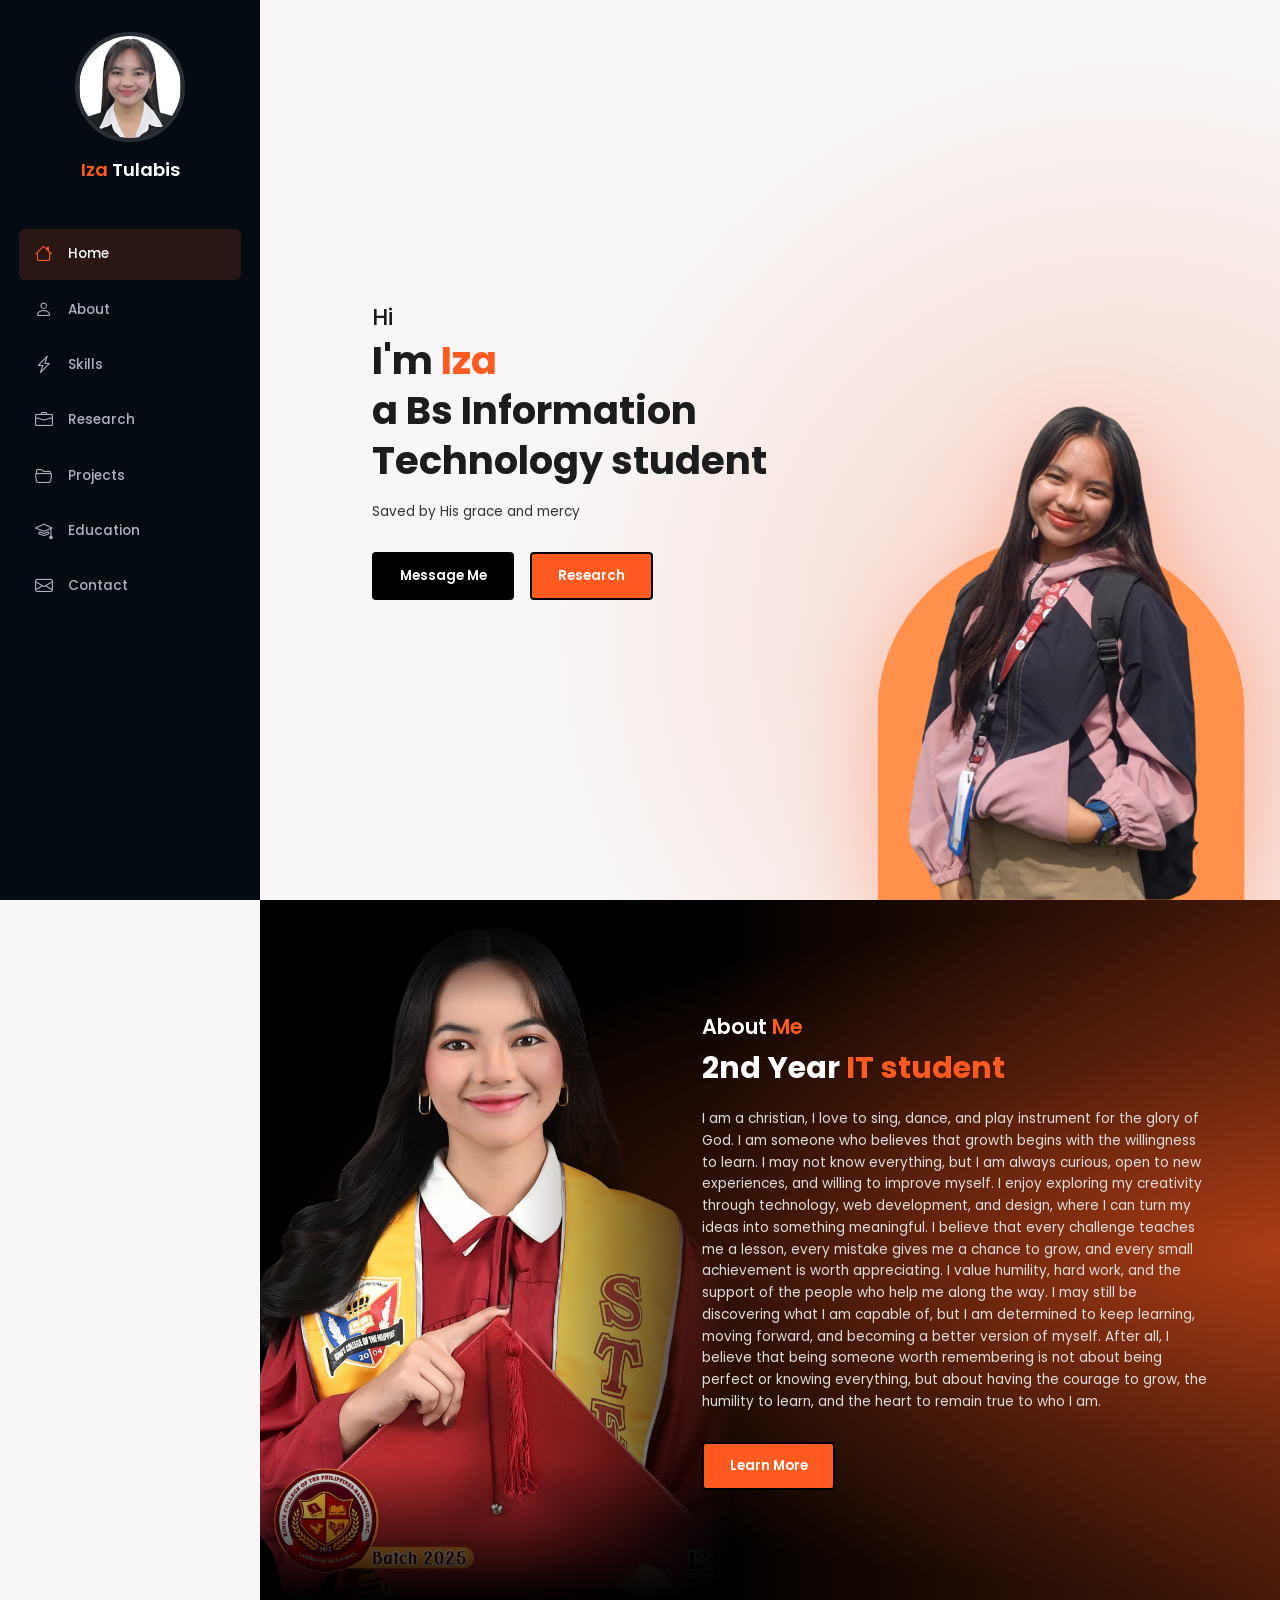
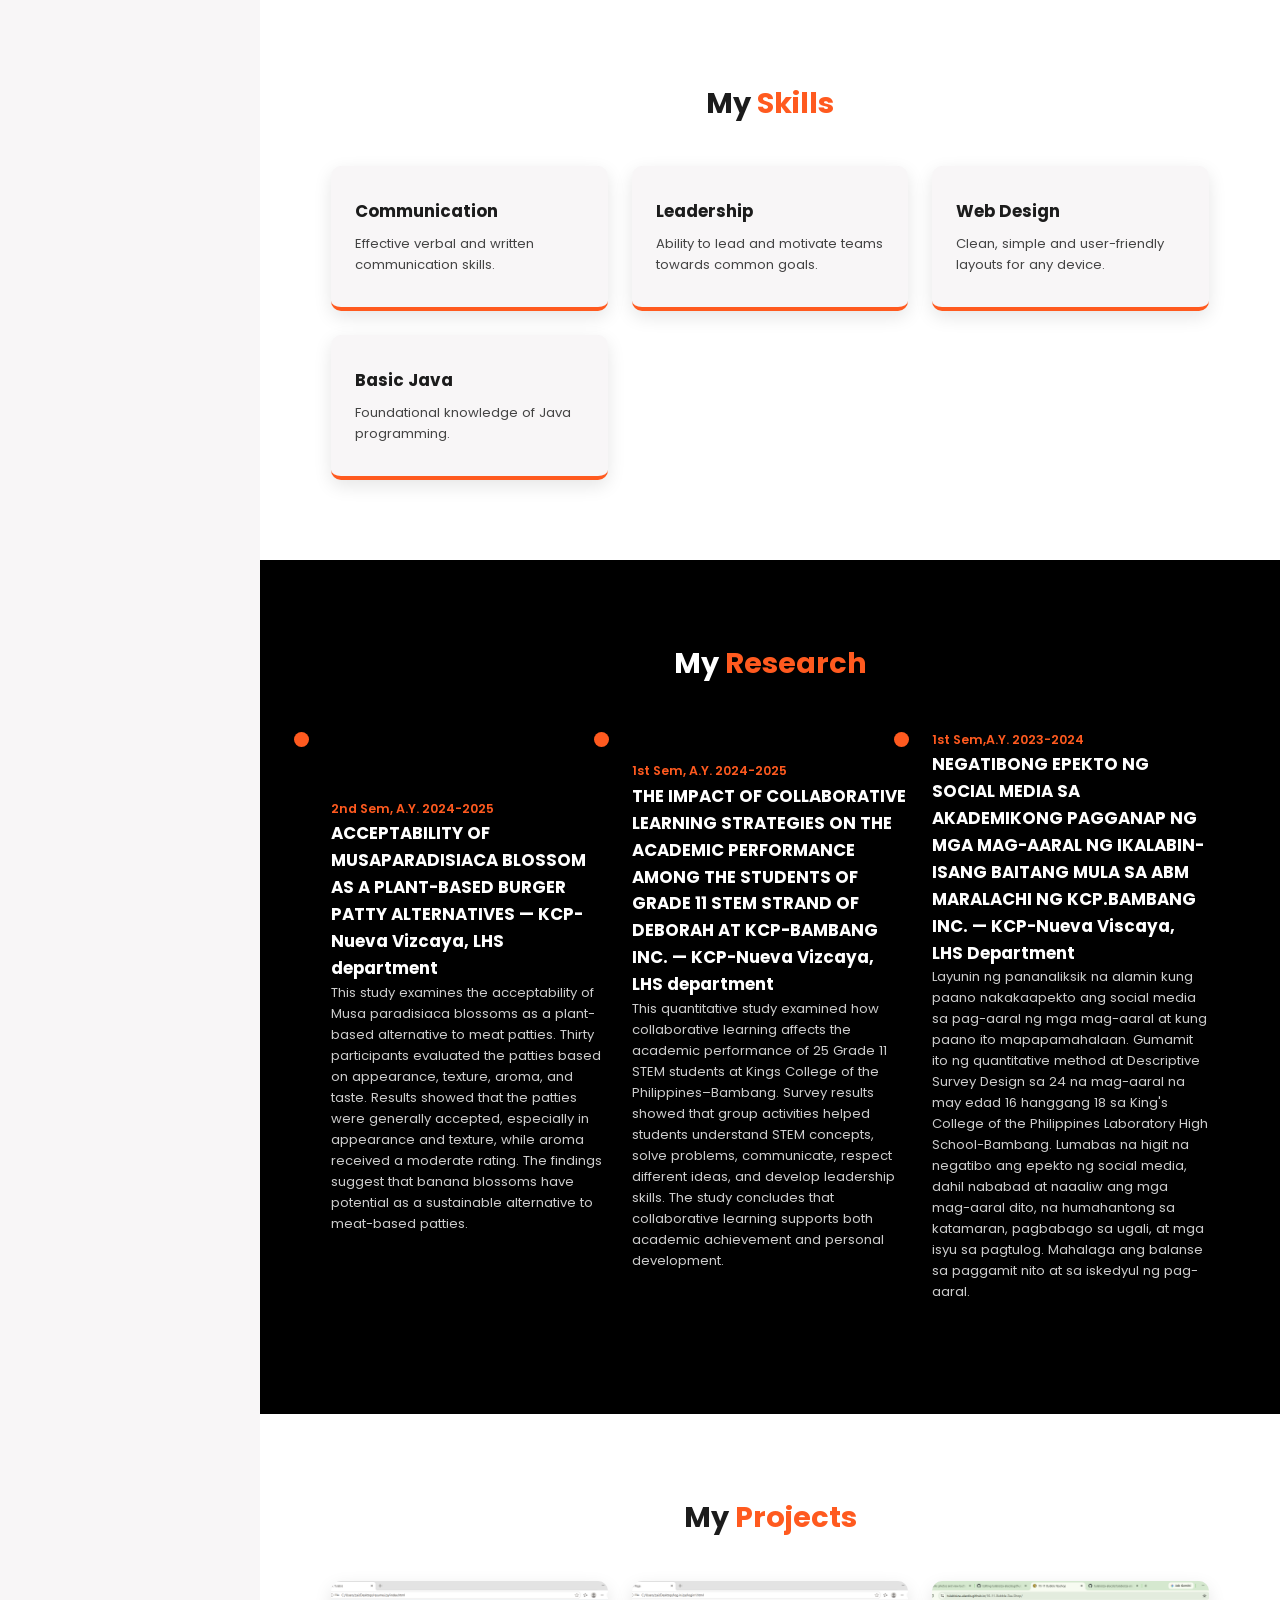
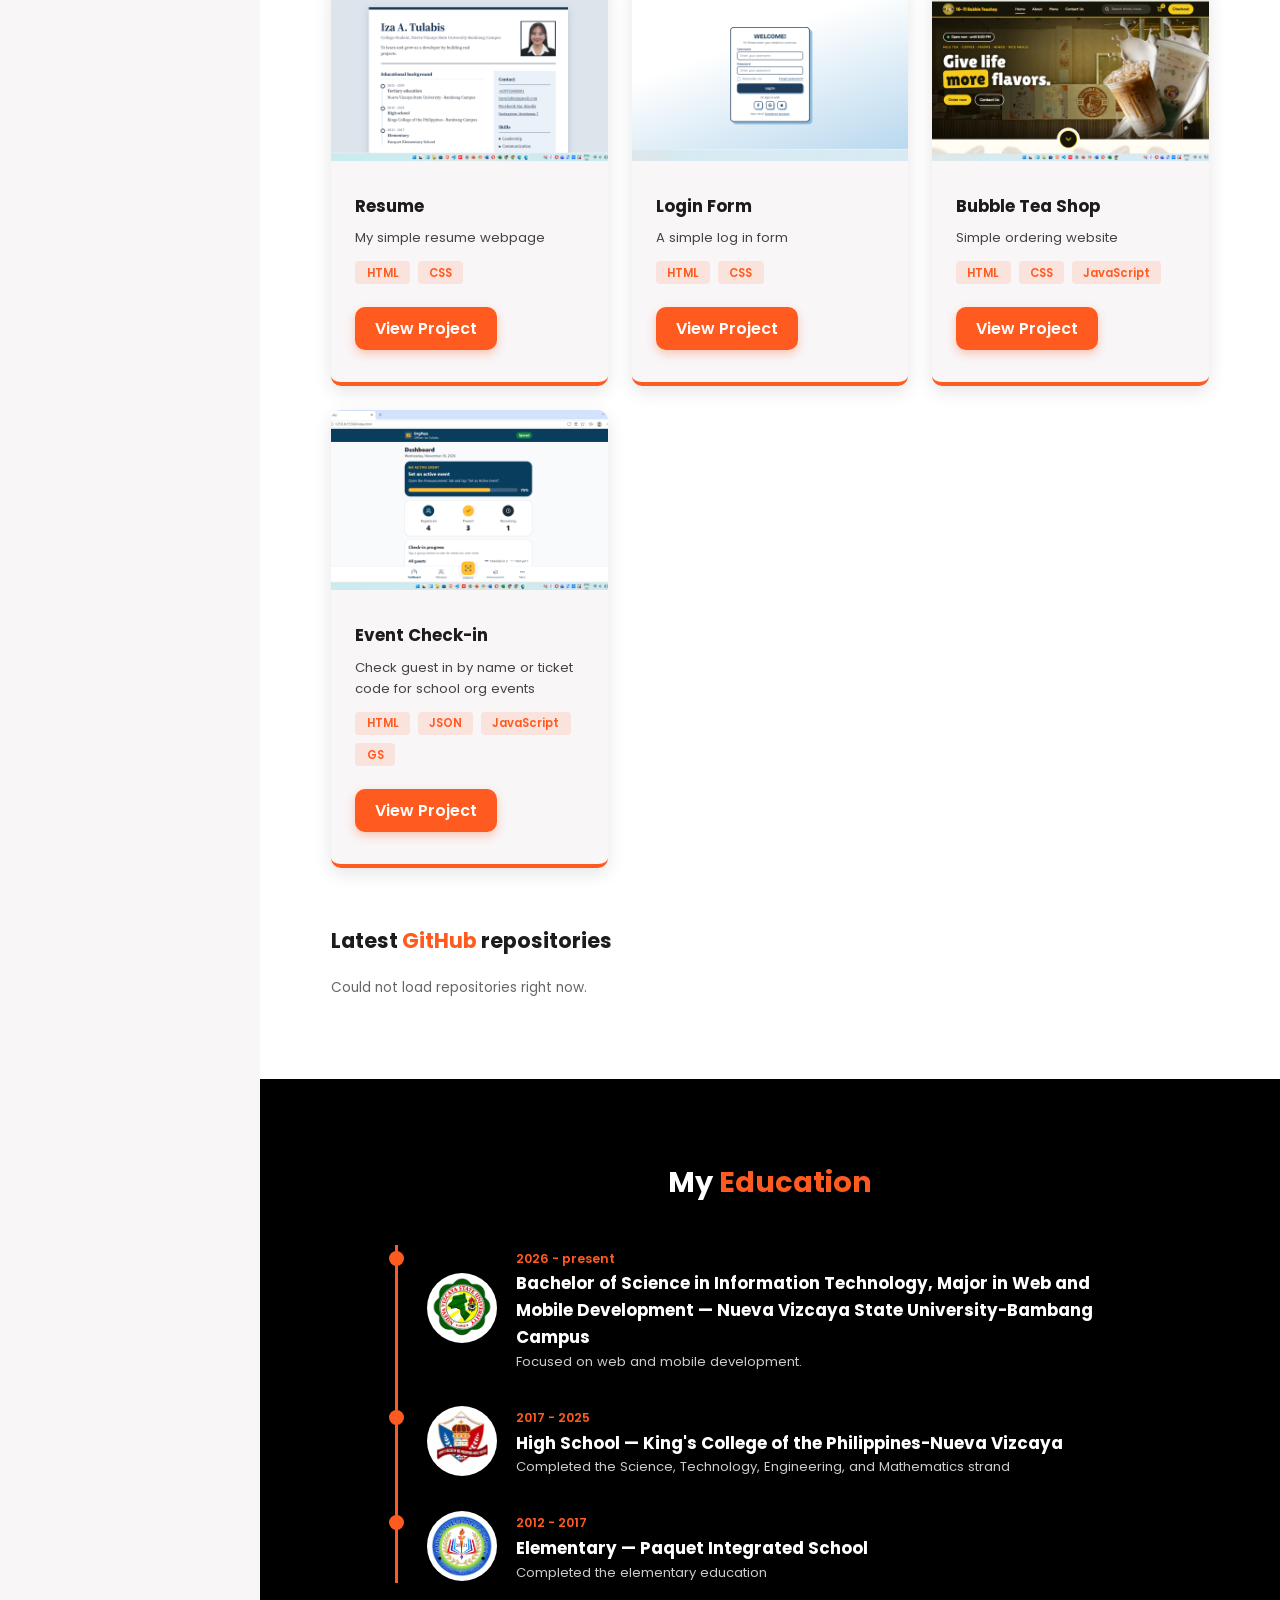
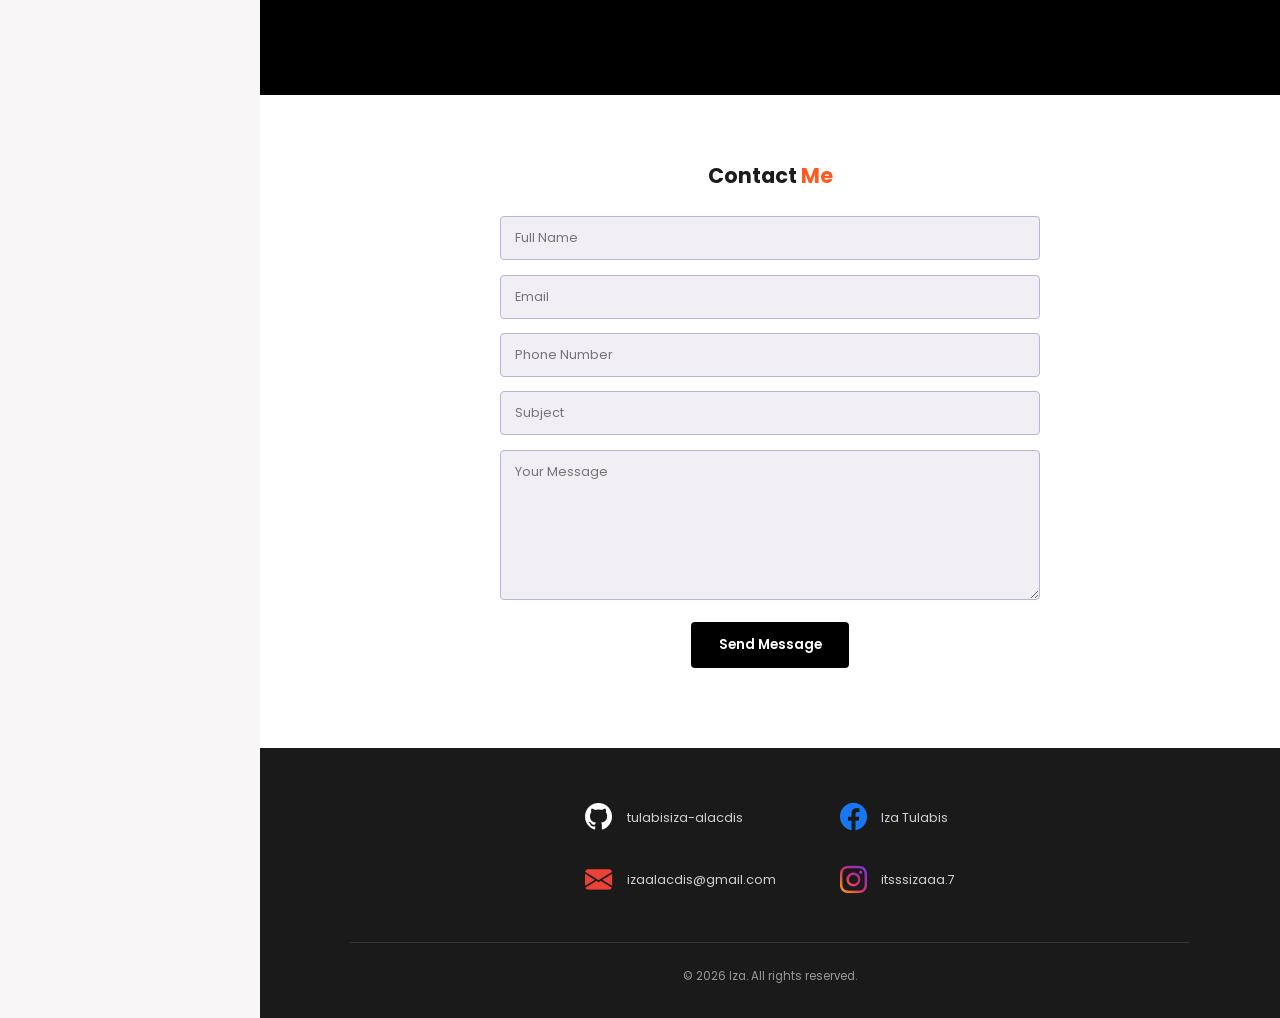
<file: index.html>
<!DOCTYPE html>
<html lang="en">
<head>
  <meta charset="UTF-8" />
  <meta name="viewport" content="width=device-width, initial-scale=1.0" />
  <title>Personal Portfolio</title>
  <link rel="stylesheet" href="https://cdn.jsdelivr.net/npm/bootstrap-icons@1.11.3/font/bootstrap-icons.min.css" />
  <link rel="preconnect" href="https://fonts.googleapis.com" />
  <link rel="preconnect" href="https://fonts.gstatic.com" crossorigin />
  <link href="https://fonts.googleapis.com/css2?family=Poppins:wght@400;500;600;700&display=swap" rel="stylesheet" />
  <link rel="stylesheet" href="style.css" />
</head>
<body>

  <!-- NAVBAR -->
  <button class="menu-btn" id="menuBtn" aria-label="Toggle menu" aria-expanded="false">
  <span></span><span></span><span></span>
</button>

<aside class="sidebar" id="navbar">
  <div class="sidebar-profile">
    <img id="sidebarImg" alt="Profile photo" />
    <h2 id="logo"></h2>
  </div>
  <ul class="nav-links" id="navLinks"></ul>
</aside>

  <main>
    <!-- HERO -->
    <section class="hero" id="home">
      <div class="hero-text">
        <h3 id="heroGreeting"></h3>
        <h1 id="heroTitle"></h1>
        <p id="heroText"></p>
        <div class="btn-group" id="heroButtons"></div>
      </div>
      <div class="hero-img">
        <img id="heroImg" alt="Profile photo" />
      </div>
    </section>

    <!-- ABOUT -->
    <section class="about" id="about">
      <div class="about-img">
        <img id="aboutImg" alt="About me photo" />
      </div>
      <div class="about-text">
        <h2 id="aboutTitle"></h2>
        <h3 id="aboutSubtitle"></h3>
        <p id="aboutText"></p>
        <a href="#contact" class="btn btn-orange" id="aboutBtn"></a>
      </div>
    </section>

    <!-- SKILLS -->
    <section class="section light" id="skills">
      <h2 class="section-title">My <span class="accent">Skills</span></h2>
      <div class="cards" id="skillsList"></div>
    </section>

    <!-- RESEARCH -->
    <section class="section dark" id="research">
      <h2 class="section-title">My <span class="accent">Research</span></h2>
      <div class="cards" id="researchList"></div>
    </section>

    <!-- PROJECTS -->
    <section class="section light" id="projects">
      <h2 class="section-title">My <span class="accent">Projects</span></h2>
      <div class="cards" id="projectsList"></div>

      <!-- LATEST GITHUB REPOSITORIES -->
      <h3 class="sub-title">Latest <span class="accent">GitHub</span> repositories</h3>
      <div class="repo-list" id="repoList"></div>
    </section>

    <!-- EDUCATION -->
    <section class="section dark" id="education">
      <h2 class="section-title">My <span class="accent">Education</span></h2>
      <div class="timeline" id="educationList"></div>
    </section>

    <!-- CONTACT -->
    <section class="contact" id="contact">
      <h2 class="section-title">Contact <span class="accent">Me</span></h2>
      <form class="contact-form" id="contactForm" novalidate>
        <div id="formFields"></div>
        <button type="submit" class="btn btn-black" id="formBtn"></button>
        <p class="form-msg" id="formMsg" role="status"></p>
      </form>
    </section>
  </main>

  <!-- FOOTER -->
  <footer class="footer">
  <div class="footer-grid" id="footerSocials"></div>
  <hr class="footer-line" />
  <p class="copyright" id="copyright"></p>
</footer>

  <script src="script.js"></script>
</body>
</html>
</file>
<file: style.css>
/* ===== RESET & VARIABLES ===== */
*,
*::before,
*::after {
  margin: 0;
  padding: 0;
  box-sizing: border-box;
}

:root {
  --orange: #ff5a1f;
  --orange-dark: #e64a12;
  --dark: #2b2b2b;
  --black: #000;
  --light: #f8f6f7;
  --white: #fff;
  --text: #1c1c1c;
  --field-border: #b9b5d6;
  --header-h: 70px;
}

html {
  scroll-behavior: smooth;
  scroll-padding-top: var(--header-h);
}

body {
  font-family: "Poppins", sans-serif;
  background: var(--light);
  color: var(--text);
  line-height: 1.6;
  overflow-x: hidden;
}

img {
  max-width: 100%;
  display: block;
}

ul {
  list-style: none;
}

a {
  text-decoration: none;
  color: inherit;
}

.accent {
  color: var(--orange);
}

/* ===== BUTTONS ===== */
.btn {
  display: inline-block;
  padding: 0.7rem 1.6rem;
  font-family: inherit;
  font-size: 0.85rem;
  font-weight: 600;
  border-radius: 4px;
  border: 2px solid transparent;
  cursor: pointer;
  transition: 0.3s ease;
}

.btn-black {
  background: var(--black);
  color: var(--white);
  border-color: var(--black);
}

.btn-black:hover {
  background: var(--white);
  color: var(--black);
}

.btn-orange {
  background: var(--orange);
  color: var(--white);
  border-color: var(--black);
}

.btn-orange:hover {
  background: var(--orange-dark);
  transform: translateY(-2px);
}

.btn-white {
  background: var(--white);
  color: var(--black);
}

.btn-white:hover {
  background: var(--orange);
  color: var(--white);
}

.btn-group {
  display: flex;
  gap: 1rem;
  flex-wrap: wrap;
}

/* ===== HEADER ===== */
.header {
  position: sticky;
  top: 0;
  z-index: 100;
  height: var(--header-h);
  display: flex;
  align-items: center;
  justify-content: space-between;
  padding: 0 7%;
  background: var(--dark);
  color: var(--white);
}

.logo {
  font-size: 1.4rem;
  font-weight: 700;
  color: var(--white);
}

.navbar {
  display: flex;
  align-items: center;
  flex: 1;
  justify-content: space-between;
  margin-left: 3rem;
}

.nav-links {
  display: flex;
  gap: 2rem;
  margin: 0 auto;
}

.nav-links a {
  position: relative;
  font-size: 0.85rem;
  font-weight: 600;
  padding-bottom: 2px;
  transition: color 0.3s;
}

.nav-links a::after {
  content: "";
  position: absolute;
  left: 0;
  bottom: -2px;
  width: 0;
  height: 2px;
  background: var(--orange);
  transition: width 0.3s;
}

.nav-links a:hover,
.nav-links a.active {
  color: var(--orange);
}

.nav-links a:hover::after,
.nav-links a.active::after {
  width: 100%;
}

.menu-btn {
  display: none;
  flex-direction: column;
  gap: 5px;
  background: none;
  border: none;
  cursor: pointer;
  padding: 6px;
}

.menu-btn span {
  width: 26px;
  height: 3px;
  background: var(--white);
  border-radius: 2px;
  transition: 0.3s;
}

.menu-btn.open span:nth-child(1) {
  transform: translateY(8px) rotate(45deg);
}

.menu-btn.open span:nth-child(2) {
  opacity: 0;
}

.menu-btn.open span:nth-child(3) {
  transform: translateY(-8px) rotate(-45deg);
}

/* ===== HERO ===== */
.hero {
  display: flex;
  align-items: center;
  justify-content: space-between;
  gap: 3rem;
  min-height: calc(100vh - var(--header-h));
  padding: 4rem 7%;
  background: var(--light);
}

.hero-text {
  flex: 1;
  max-width: 560px;
}

.hero-text h3 {
  font-size: 1.4rem;
  font-weight: 500;
}

.hero-text h1 {
  font-size: 2.4rem;
  font-weight: 700;
  line-height: 1.3;
  margin-bottom: 1rem;
}

.hero-text h1 .accent {
  display: inline;
}

.hero-text p {
  font-size: 0.85rem;
  color: #333;
  margin-bottom: 1.8rem;
  max-width: 520px;
}

.hero-img {
  flex: 1;
  display: flex;
  justify-content: center;
}

.hero-img img {
  width: 360px;
  height: 460px;
  object-fit: cover;
  border-radius: 50%;
  box-shadow: 0 15px 40px rgba(0, 0, 0, 0.25);
}

/* ===== ABOUT ===== */
.about {
  display: flex;
  align-items: center;
  justify-content: center;
  gap: 4rem;
  padding: 5rem 7%;
  background: var(--black);
  color: var(--white);
}

.about-img img {
  width: 300px;
  height: 380px;
  object-fit: cover;
  border-radius: 50%;
  border: 4px solid var(--orange);
  box-shadow: 0 0 30px rgba(255, 90, 31, 0.6);
}

.about-text {
  max-width: 520px;
}

.about-text h2 {
  font-size: 1.3rem;
  font-weight: 600;
}

.about-text h3 {
  font-size: 1.9rem;
  font-weight: 700;
  margin-bottom: 1rem;
}

.about-text p {
  font-size: 0.85rem;
  color: #ddd;
  margin-bottom: 1.8rem;
}

/* ===== GENERIC SECTIONS ===== */
.section {
  padding: 5rem 7%;
}

.section.light {
  background: var(--white);
}

.section.dark {
  background: var(--black);
  color: var(--white);
}

.section-title {
  text-align: center;
  font-size: 1.8rem;
  font-weight: 700;
  margin-bottom: 2.5rem;
}

.cards {
  display: grid;
  grid-template-columns: repeat(auto-fit, minmax(240px, 1fr));
  gap: 1.5rem;
  max-width: 1100px;
  margin: 0 auto;
}

.card {
  background: var(--light);
  padding: 2rem 1.5rem;
  border-radius: 10px;
  border-bottom: 4px solid var(--orange);
  box-shadow: 0 6px 18px rgba(0, 0, 0, 0.1);
  transition: transform 0.3s, box-shadow 0.3s;
}

.card:hover {
  transform: translateY(-6px);
  box-shadow: 0 12px 28px rgba(255, 90, 31, 0.3);
}

.card h4 {
  font-size: 1.05rem;
  margin-bottom: 0.5rem;
}

.card p {
  font-size: 0.82rem;
  color: #444;
}

.card .tag {
  display: inline-block;
  margin-top: 0.8rem;
  font-size: 0.72rem;
  font-weight: 600;
  color: var(--orange);
}

.timeline {
  max-width: 750px;
  margin: 0 auto;
  border-left: 3px solid var(--orange);
  padding-left: 1.8rem;
}

.timeline-item {
  position: relative;
  margin-bottom: 2rem;
}

.timeline-item::before {
  content: "";
  position: absolute;
  left: calc(-1.8rem - 9px);
  top: 6px;
  width: 15px;
  height: 15px;
  background: var(--orange);
  border-radius: 50%;
}

.timeline-item span {
  font-size: 0.78rem;
  color: var(--orange);
  font-weight: 600;
}

.timeline-item h4 {
  font-size: 1.05rem;
}

.timeline-item p {
  font-size: 0.82rem;
  color: #ccc;
}

/* ===== CONTACT ===== */
.contact {
  padding: 4rem 7%;
  background: var(--white);
}

.contact .section-title {
  font-size: 1.3rem;
  margin-bottom: 1.5rem;
}

.contact-form {
  max-width: 540px;
  margin: 0 auto;
  text-align: center;
}

.field {
  margin-bottom: 0.9rem;
  text-align: left;
}

.field input,
.field textarea {
  width: 100%;
  padding: 0.75rem 0.9rem;
  font-family: inherit;
  font-size: 0.8rem;
  background: #f1eff3;
  border: 1.5px solid var(--field-border);
  border-radius: 4px;
  outline: none;
  transition: border-color 0.3s, box-shadow 0.3s;
}

.field textarea {
  height: 150px;
  resize: vertical;
}

.field input:focus,
.field textarea:focus {
  border-color: var(--orange);
  box-shadow: 0 0 0 3px rgba(255, 90, 31, 0.2);
}

.field.error input,
.field.error textarea {
  border-color: #d93025;
}

.field small {
  display: none;
  color: #d93025;
  font-size: 0.72rem;
  margin-top: 2px;
}

.field.error small {
  display: block;
}

.form-msg {
  margin-top: 1rem;
  font-size: 0.85rem;
  font-weight: 600;
  color: #1a8f3c;
}

/* ===== FOOTER (final) ===== */
.footer {
  background: #1a1a1a;
  color: #fff;
  text-align: center;
  padding: 3rem 7% 2rem;
}

.footer-grid {
  display: grid;
  grid-template-rows: repeat(2, auto);
  grid-auto-flow: column;
  grid-auto-columns: max-content;
  justify-content: center;
  gap: 1.2rem 4rem;
  text-align: left;
}

.footer-social {
  display: flex;
  align-items: center;
  gap: 0.9rem;
  background: none;
  font-size: 0.8rem;
  color: #cfcfcf;
  transition: color 0.3s;
}

.footer-social i {
  font-size: 1.7rem;
  flex-shrink: 0;
}

.footer-social.fi-facebook i { color: #1877f2; }
.footer-social.fi-github i   { color: #fff; }
.footer-social.fi-twitter i  { color: #fff; }
.footer-social.fi-email i    { color: #ea4335; }

.footer-social.fi-instagram i {
  background: linear-gradient(45deg, #feda75, #fa7e1e, #d62976, #962fbf, #4f5bd5);
  -webkit-background-clip: text;
  background-clip: text;
  color: transparent;
}

.footer-social:hover {
  color: #fff;
}

.footer-social:hover .footer-text {
  text-decoration: underline;
}

.footer-line {
  max-width: 900px;
  margin: 2.5rem auto 1.5rem;
  border: 0;
  border-top: 1px solid rgba(255, 255, 255, 0.12);
}

.footer .copyright {
  font-size: 0.72rem;
  color: #999;
}

@media (max-width: 640px) {
  .footer-grid {
    grid-template-rows: none;
    grid-auto-flow: row;
    grid-auto-columns: auto;
    justify-content: start;
    gap: 1rem;
    max-width: 320px;
    margin: 0 auto;
  }
}

/* ===== RESPONSIVE ===== */
@media (max-width: 992px) {
  .hero-text h1 {
    font-size: 2rem;
  }

  .hero-img img {
    width: 300px;
    height: 390px;
  }

  .about {
    gap: 2rem;
  }

  .about-img img {
    width: 250px;
    height: 320px;
  }
}

@media (max-width: 860px) {
  .menu-btn {
    display: flex;
  }

  .navbar {
    position: absolute;
    top: var(--header-h);
    left: 0;
    width: 100%;
    flex-direction: column;
    align-items: flex-start;
    gap: 1.2rem;
    margin: 0;
    padding: 1.5rem 7%;
    background: var(--dark);
    border-top: 1px solid #444;
    transform: translateY(-120%);
    opacity: 0;
    visibility: hidden;
    transition: 0.35s ease;
    z-index: -1;
  }

  .navbar.open {
    transform: translateY(0);
    opacity: 1;
    visibility: visible;
  }

  .nav-links {
    flex-direction: column;
    gap: 1rem;
    margin: 0;
  }

  .hero {
    flex-direction: column-reverse;
    text-align: center;
    min-height: auto;
    padding: 3rem 7%;
  }

  .hero-text p {
    margin-left: auto;
    margin-right: auto;
  }

  .btn-group {
    justify-content: center;
  }

  .about {
    flex-direction: column;
    text-align: center;
    padding: 3.5rem 7%;
  }
}

@media (max-width: 480px) {
  .hero-text h3 {
    font-size: 1.1rem;
  }

  .hero-text h1 {
    font-size: 1.6rem;
  }

  .hero-img img {
    width: 240px;
    height: 310px;
  }

  .about-img img {
    width: 210px;
    height: 270px;
  }

  .about-text h3 {
    font-size: 1.5rem;
  }

  .section,
  .contact {
    padding: 3rem 6%;
  }
}

.timeline-item {
  display: flex;
  align-items: center;
  gap: 1.2rem;
}

.timeline-logo {
  width: 70px;
  height: 70px;
  flex-shrink: 0;
  object-fit: contain;
  background: #fff;
  border-radius: 50%;
  padding: 4px;
}

@media (max-width: 480px) {
  .timeline-item {
    flex-direction: column;
    align-items: flex-start;
  }
}

/* ===== ABOUT: photo left, blended into black + orange gradient right ===== */
.about {
  position: relative;
  overflow: hidden;
  justify-content: flex-start;
  gap: 0;
  min-height: 700px;
  padding: 0 7% 0 0;
  background:
    radial-gradient(ellipse at 100% 50%, rgba(255, 90, 31, 0.55) 0%, rgba(255, 90, 31, 0.18) 40%, transparent 70%),
    linear-gradient(to left, rgba(255, 90, 31, 0.28), transparent 55%),
    #000;
}

.about-img {
  flex: 0 0 50%;
  line-height: 0;
}

.about-img::before {
  display: none;
}

.about-img img {
  width: 100%;
  height: 700px;
  object-fit: cover;
  object-position: top center;
  border: none;
  border-radius: 0;
  box-shadow: none;
  -webkit-mask-image:
    linear-gradient(to right, #000 55%, transparent 100%),
    linear-gradient(to bottom, transparent 0%, #000 15%, #000 80%, transparent 100%);
  -webkit-mask-composite: source-in;
  mask-image:
    linear-gradient(to right, #000 55%, transparent 100%),
    linear-gradient(to bottom, transparent 0%, #000 15%, #000 80%, transparent 100%);
  mask-composite: intersect;
}

.about-text {
  position: relative;
  z-index: 1;
  flex: 1;
  max-width: 520px;
  margin-left: -2rem;
}

@media (max-width: 860px) {
  .about {
    flex-direction: column;
    text-align: center;
    min-height: 0;
    padding: 0 7% 3.5rem;
    background:
      radial-gradient(ellipse at 50% 100%, rgba(255, 90, 31, 0.55) 0%, transparent 70%),
      #000;
  }

  .about-img {
    flex: 0 0 auto;
    width: 100%;
  }

  .about-img img {
    height: 420px;
    -webkit-mask-image: linear-gradient(to bottom, #000 60%, transparent 100%);
    -webkit-mask-composite: source-over;
    mask-image: linear-gradient(to bottom, #000 60%, transparent 100%);
    mask-composite: add;
  }

  .about-text {
    margin-left: 0;
    margin-top: -2.5rem;
    max-width: 100%;
  }
}

/* ===== HERO: text left, person right, vertical socials ===== */
.hero {
  position: relative;
  overflow: hidden;
  align-items: flex-end;
  gap: 2rem;
  padding: 0 0 0 11%;
  min-height: calc(100vh - var(--header-h));
  background:
    radial-gradient(circle at 78% 65%, rgba(255, 90, 31, 0.18), transparent 55%),
    var(--light);
}

.hero-text {
  align-self: center;
  padding: 3rem 0;
}

.hero-socials {
  position: absolute;
  left: 4%;
  top: 50%;
  transform: translateY(-50%);
  display: flex;
  flex-direction: column;
  gap: 0.9rem;
}

.hero-socials a {
  width: 34px;
  height: 34px;
  display: grid;
  place-items: center;
  font-size: 0.7rem;
  font-weight: 700;
  color: var(--orange);
  border: 2px solid var(--orange);
  border-radius: 50%;
  transition: 0.3s;
}

.hero-socials a:hover {
  background: var(--orange);
  color: #fff;
}

.hero-img {
  margin-left: auto;
  align-self: flex-end;
  display: flex;
  justify-content: flex-end;
  line-height: 0;
}

.hero-img img {
  display: block;
  width: auto;
  height: calc(100vh - var(--header-h) - 40px);
  object-fit: contain;
  object-position: bottom right;
  border-radius: 0;
  box-shadow: none;
}

@media (max-width: 860px) {
  .hero {
    flex-direction: column;
    align-items: center;
    text-align: center;
    min-height: 0;
    padding: 2.5rem 7% 0;
    gap: 1.5rem;
  }

  .hero-text { align-self: auto; padding: 0; order: 1; }
  .hero-text p { margin-left: auto; margin-right: auto; }
  .btn-group { justify-content: center; }

  .hero-socials {
    position: static;
    transform: none;
    flex-direction: row;
    order: 2;
  }

  .hero-img { order: 3; justify-content: center; }
  .hero-img img { width: min(340px, 90vw); height: 700px; }
}



@media (max-width: 860px) {
  .hero {
    padding: 2.5rem 7% 0;
    min-height: 0;
  }

  .hero-img {
    margin-left: 0;
  }

  .hero-img img {
    width: min(340px, 90vw);
    height: auto;
    max-width: 100%;
  }
}

.hero-img img {
  filter: drop-shadow(0 25px 45px rgba(255, 90, 31, 0.35));
}

.hero {
  background:
    radial-gradient(circle at 85% 70%, rgba(255, 90, 31, 0.22), transparent 55%),
    var(--light);
}

/* ===== SIDEBAR MENU ===== */
:root {
  --header-h: 0px;
  --sidebar-w: 260px;
}

html {
  scroll-padding-top: 0;
}

main,
.footer {
  margin-left: var(--sidebar-w);
}

.sidebar {
  position: fixed;
  top: 0;
  left: 0;
  z-index: 200;
  width: var(--sidebar-w);
  height: 100vh;
  overflow-y: auto;
  display: flex;
  flex-direction: column;
  align-items: center;
  padding: 2rem 1.2rem;
  background: #050b12;
  color: #fff;
  transition: transform 0.35s ease;
}

.sidebar-profile {
  text-align: center;
  margin-bottom: 2rem;
}

.sidebar-profile img {
  width: 110px;
  height: 110px;
  margin: 0 auto 0.8rem;
  border-radius: 50%;
  object-fit: cover;
  border: 4px solid rgba(255, 255, 255, 0.15);
}

.sidebar-profile h2 {
  font-size: 1.15rem;
  font-weight: 600;
  margin-bottom: 0.8rem;
}

.sidebar-socials {
  display: flex;
  justify-content: center;
  gap: 0.5rem;
}

.sidebar-socials a {
  width: 32px;
  height: 32px;
  display: grid;
  place-items: center;
  border-radius: 50%;
  background: #1c2530;
  font-size: 0.7rem;
  font-weight: 600;
  color: #fff;
  transition: 0.3s;
}

.sidebar-socials a:hover {
  background: var(--orange);
}

.sidebar .nav-links {
  width: 100%;
  flex-direction: column;
  gap: 0.3rem;
  margin: 0;
}

.sidebar .nav-links a {
  display: flex;
  align-items: center;
  gap: 0.9rem;
  padding: 0.7rem 1rem;
  border-radius: 6px;
  font-size: 0.85rem;
  font-weight: 500;
  color: #a9b4c0;
}

.sidebar .nav-links a i {
  font-size: 1.1rem;
}

.sidebar .nav-links a::after {
  display: none;
}

.sidebar .nav-links a:hover,
.sidebar .nav-links a.active {
  color: #fff;
  background: rgba(255, 90, 31, 0.15);
}

.sidebar .nav-links a:hover i,
.sidebar .nav-links a.active i {
  color: var(--orange);
}

.menu-btn {
  position: fixed;
  top: 14px;
  left: 14px;
  z-index: 300;
  padding: 10px;
  border-radius: 8px;
  background: #050b12;
}

@media (max-width: 860px) {
  main,
  .footer {
    margin-left: 0;
  }

  .sidebar {
    transform: translateX(-100%);
  }

  .sidebar.open {
    transform: translateX(0);
  }
}

.sidebar-socials {
  display: none;
}
.view-btn {
  display: inline-block;
  margin-top: 14px;
  padding: 9px 20px;
  background: var(--orange);
  color: var(--white);
  text-decoration: none;
  border-radius: 10px;
  font-family: inherit;
  font-weight: 600;
  box-shadow: 0 4px 10px rgba(255, 90, 31,0.3);
  transition: transform 0.3s, background 0.3s;
}
.view-btn:hover {
  background: var(--orange-dark);
  transform: translateY(-3px);
  box-shadow: 0 6px 14px rgba(255, 90, 31,0.4);
}

/* ===== PROJECT CARDS: spacing between tags and View Project button ===== */
.project-card {
  padding: 0;
  overflow: hidden;
  display: flex;
  flex-direction: column;
}

.project-thumb img {
  width: 100%;
  height: 180px;
  object-fit: cover;
}

.project-body {
  display: flex;
  flex-direction: column;
  flex: 1;
  padding: 2rem 1.5rem;
}

.project-body .tags {
  display: flex;
  flex-wrap: wrap;
  gap: 0.5rem;
  margin-top: 0.8rem;
}

.project-body .tag {
  margin-top: 0;
  padding: 0.15rem 0.7rem;
  border-radius: 4px;
  background: rgba(255, 90, 31, 0.12);
}

.project-role {
  margin-top: 0.7rem;
  font-size: 0.75rem;
  color: #777;
}

/* the element right before the button gets the gap, button sits at the bottom */
.project-body > :nth-last-child(2) {
  margin-bottom: 1.4rem;
}

.project-body .view-btn {
  align-self: flex-start;
  margin-top: auto;
}

/* ===== LATEST GITHUB REPOSITORIES ===== */
.sub-title {
  max-width: 1100px;
  margin: 3.5rem auto 1.2rem;
  font-size: 1.3rem;
  font-weight: 700;
}

.repo-list {
  max-width: 1100px;
  margin: 0 auto;
  display: grid;
  gap: 0.9rem;
}

.repo-item {
  display: flex;
  align-items: center;
  justify-content: space-between;
  gap: 1rem;
  padding: 1rem 1.3rem;
  background: var(--light);
  border-left: 4px solid var(--orange);
  border-radius: 8px;
  box-shadow: 0 4px 12px rgba(0, 0, 0, 0.08);
}

.repo-item a {
  font-size: 0.95rem;
  font-weight: 600;
  color: var(--orange-dark);
  text-decoration: underline;
  word-break: break-word;
}

.repo-item a:hover {
  color: var(--orange);
}

.repo-lang {
  flex-shrink: 0;
  font-size: 0.8rem;
  color: #666;
}

.repo-msg {
  font-size: 0.85rem;
  color: #666;
}
</file>
